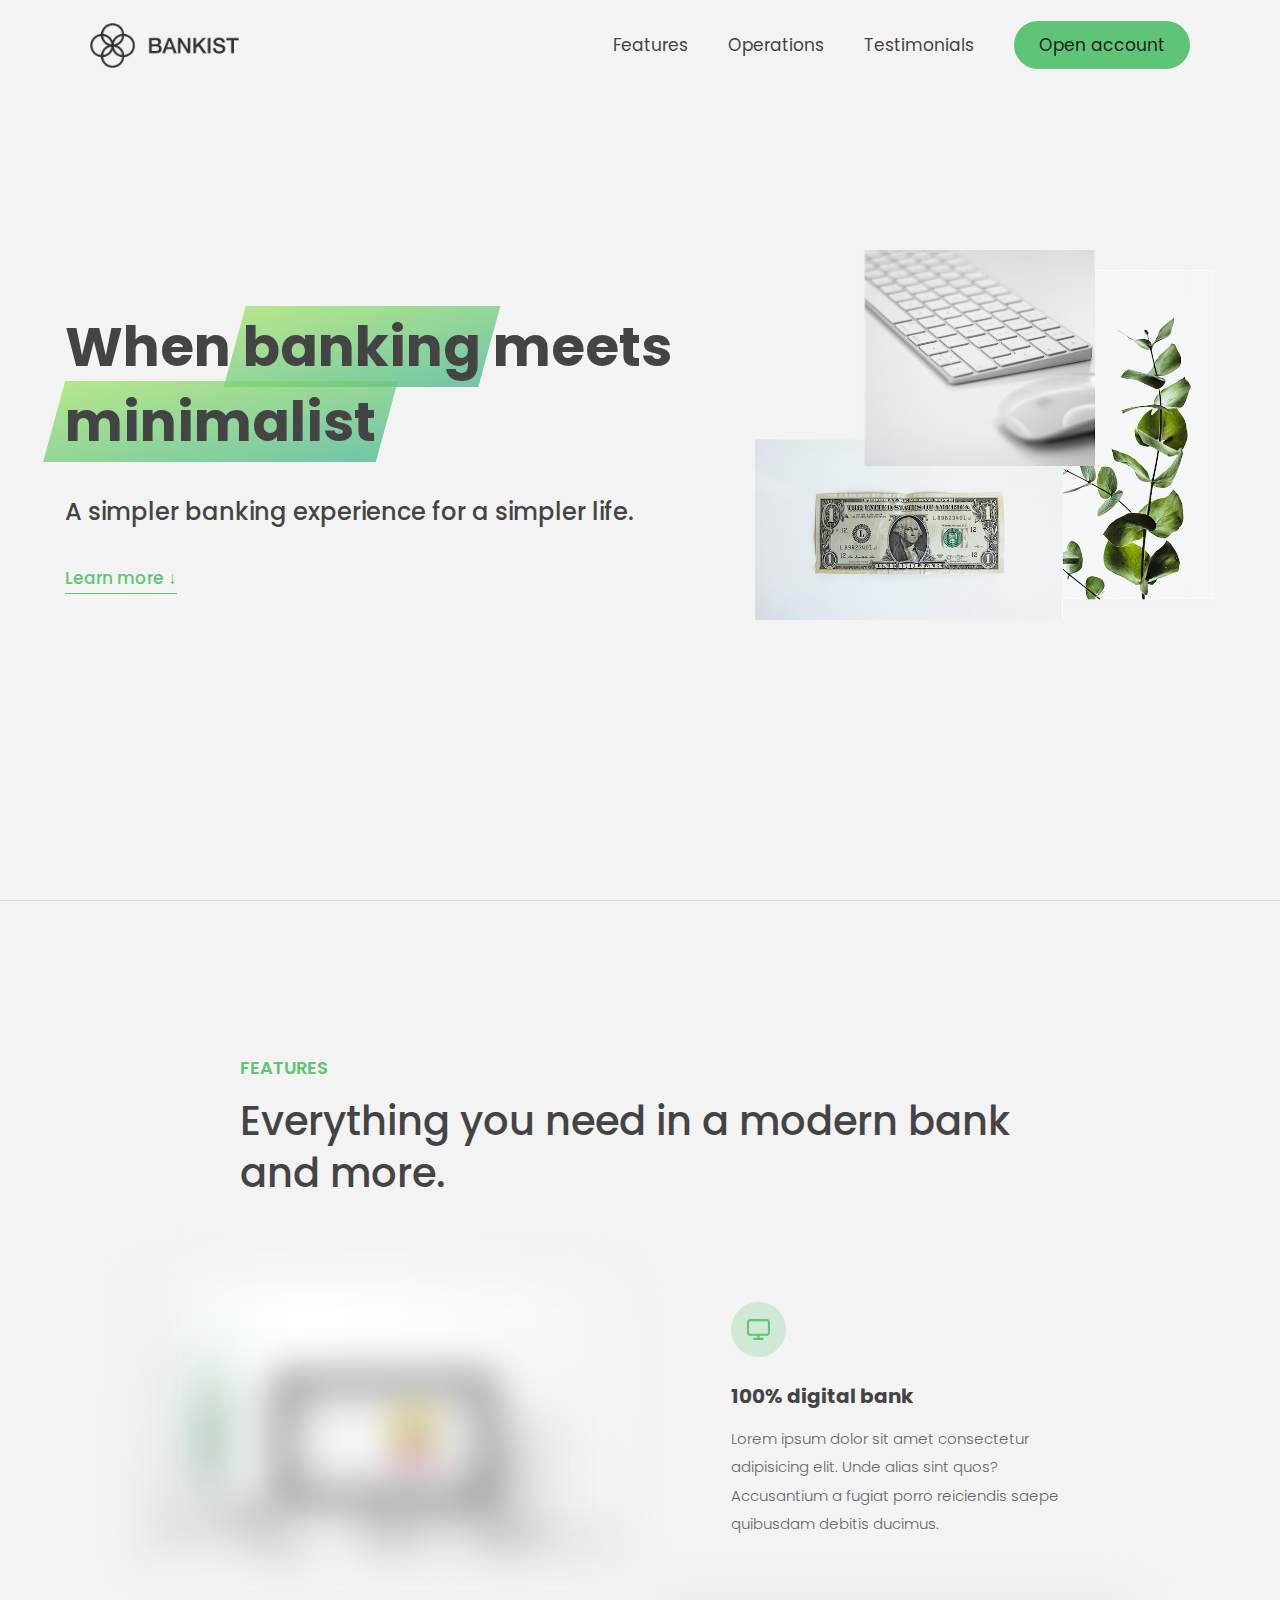
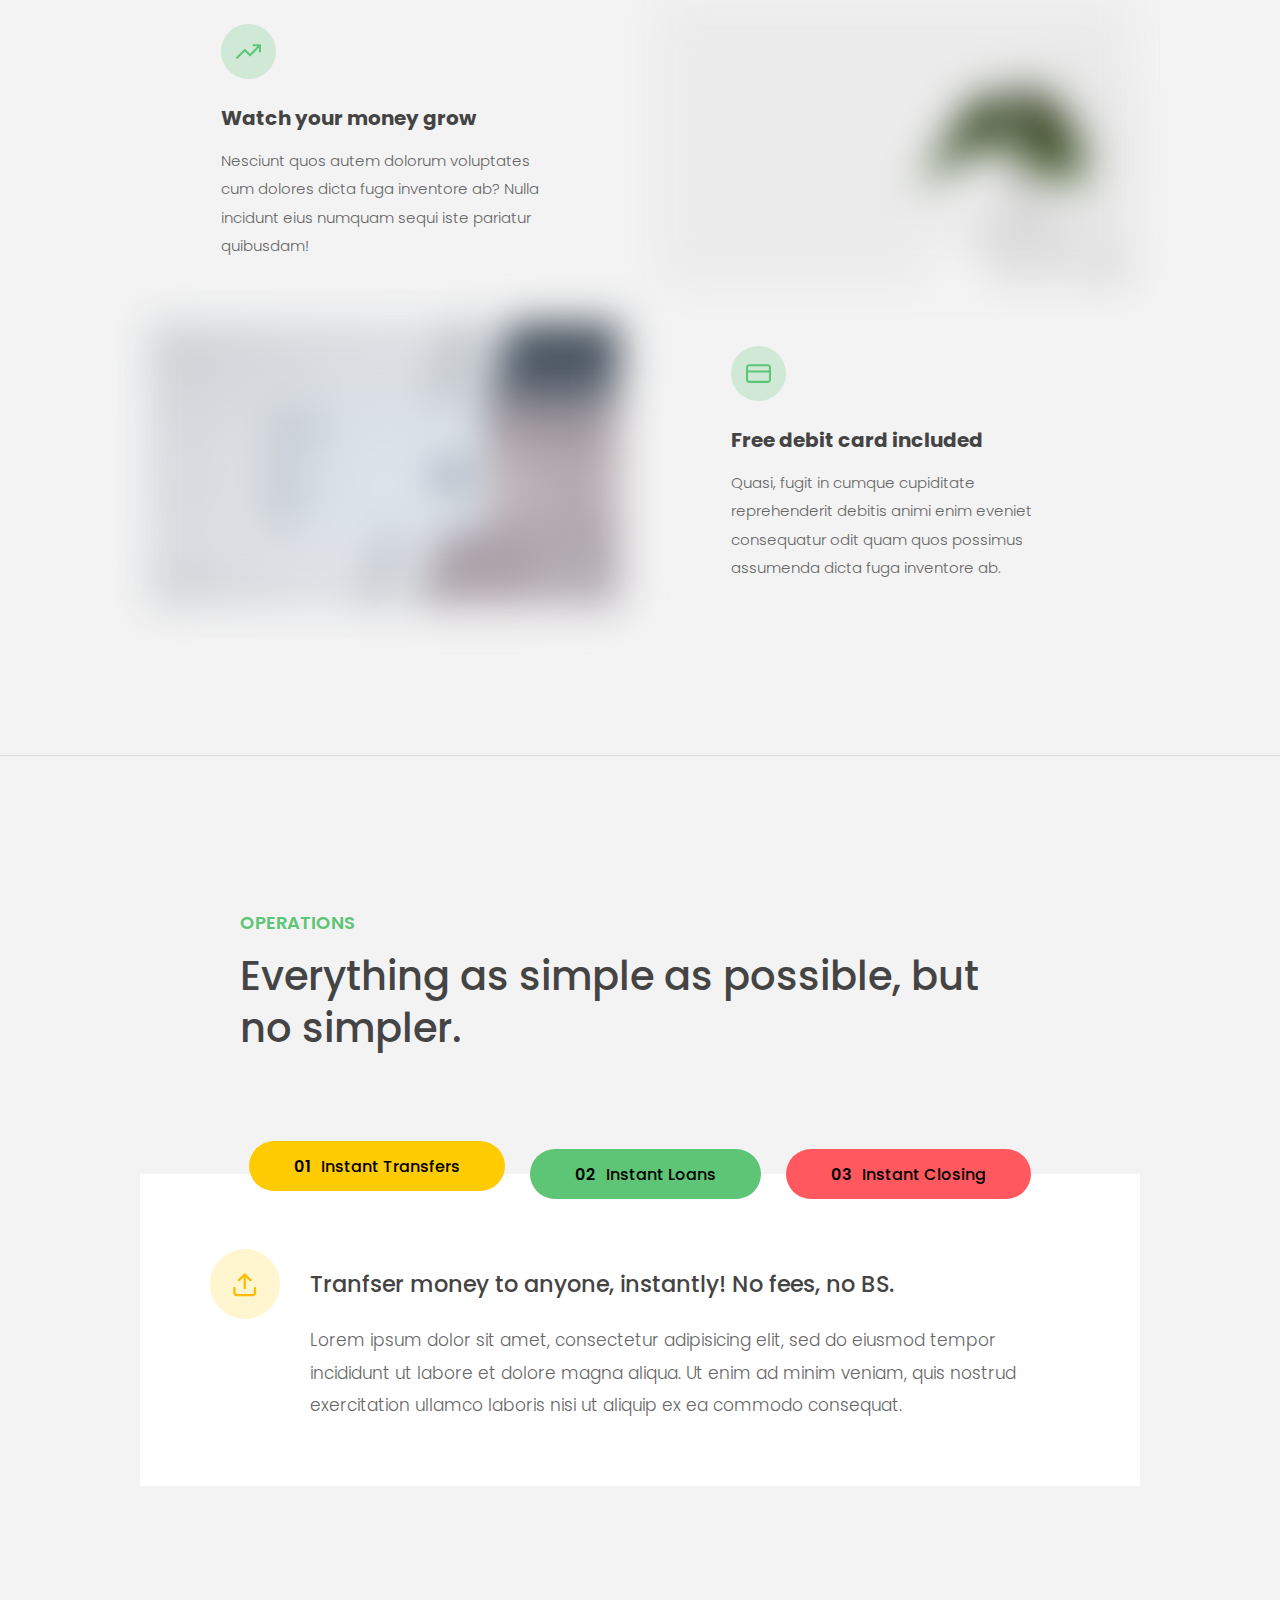
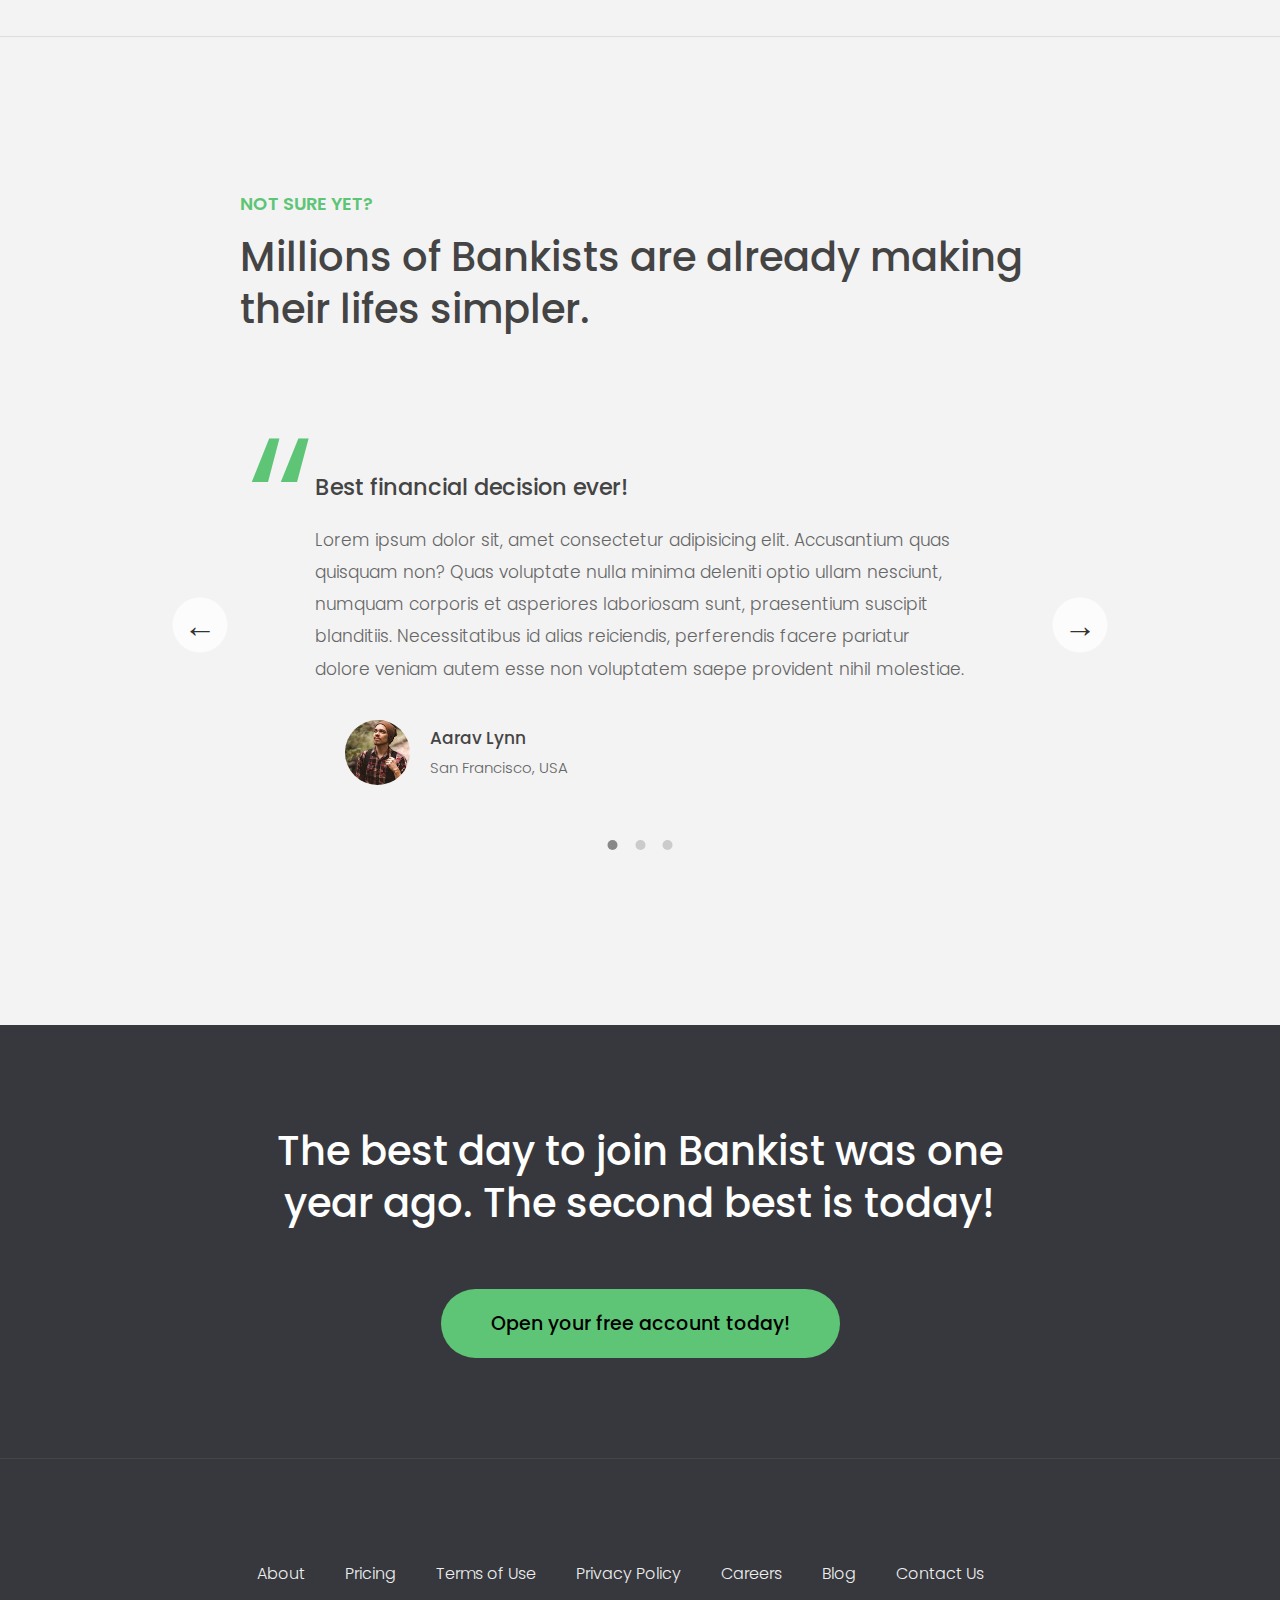
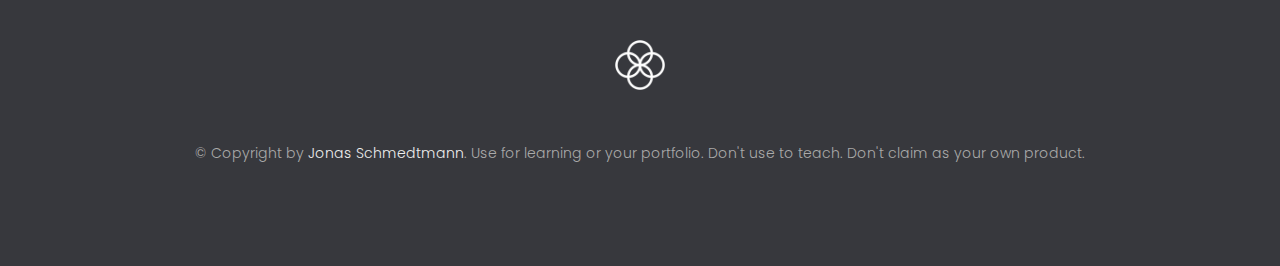
<file: index.html>
<!DOCTYPE html>
<html lang="en">
  <head>
    <meta charset="UTF-8" />
    <meta name="viewport" content="width=device-width, initial-scale=1.0" />
    <meta http-equiv="X-UA-Compatible" content="ie=edge" />
    <link rel="shortcut icon" type="image/png" href="img/icon.png" />

    <link
      href="https://fonts.googleapis.com/css?family=Poppins:300,400,500,600&display=swap"
      rel="stylesheet"
    />
    <link rel="stylesheet" href="style.css" />
    <title>Bankist | When Banking meets Minimalist</title>
    <script defer src="script.js"></script>
  </head>
  <body>
    <header class="header">
      <nav class="nav">
        <img
          src="img/logo.png"
          alt="Bankist logo"
          class="nav__logo"
          id="logo"
          designer="Oluwatobi"
          data-version-number="3.0"
        />
        <ul class="nav__links">
          <li class="nav__item">
            <a class="nav__link" href="#section--1">Features</a>
          </li>
          <li class="nav__item">
            <a class="nav__link" href="#section--2">Operations</a>
          </li>
          <li class="nav__item">
            <a class="nav__link" href="#section--3">Testimonials</a>
          </li>
          <li class="nav__item">
            <a class="nav__link nav__link--btn btn--show-modal" href="#"
              >Open account</a
            >
          </li>
        </ul>
      </nav>

      <div class="header__title">
        <h1>
          When
          <!-- Green highlight effect -->
          <span class="highlight">banking</span>
          meets<br />
          <span class="highlight">minimalist</span>
        </h1>
        <h4>A simpler banking experience for a simpler life.</h4>
        <button class="btn--text btn--scroll-to">Learn more &DownArrow;</button>
        <img
          src="img/hero.png"
          class="header__img"
          alt="Minimalist bank items"
        />
      </div>
    </header>

    <section class="section" id="section--1">
      <div class="section__title">
        <h2 class="section__description">Features</h2>
        <h3 class="section__header">
          Everything you need in a modern bank and more.
        </h3>
      </div>

      <div class="features">
        <img
          src="img/digital-lazy.jpg"
          data-src="img/digital.jpg"
          alt="Computer"
          class="features__img lazy-img"
        />
        <div class="features__feature">
          <div class="features__icon">
            <svg>
              <use xlink:href="img/icons.svg#icon-monitor"></use>
            </svg>
          </div>
          <h5 class="features__header">100% digital bank</h5>
          <p>
            Lorem ipsum dolor sit amet consectetur adipisicing elit. Unde alias
            sint quos? Accusantium a fugiat porro reiciendis saepe quibusdam
            debitis ducimus.
          </p>
        </div>

        <div class="features__feature">
          <div class="features__icon">
            <svg>
              <use xlink:href="img/icons.svg#icon-trending-up"></use>
            </svg>
          </div>
          <h5 class="features__header">Watch your money grow</h5>
          <p>
            Nesciunt quos autem dolorum voluptates cum dolores dicta fuga
            inventore ab? Nulla incidunt eius numquam sequi iste pariatur
            quibusdam!
          </p>
        </div>
        <img
          src="img/grow-lazy.jpg"
          data-src="img/grow.jpg"
          alt="Plant"
          class="features__img lazy-img"
        />

        <img
          src="img/card-lazy.jpg"
          data-src="img/card.jpg"
          alt="Credit card"
          class="features__img lazy-img"
        />
        <div class="features__feature">
          <div class="features__icon">
            <svg>
              <use xlink:href="img/icons.svg#icon-credit-card"></use>
            </svg>
          </div>
          <h5 class="features__header">Free debit card included</h5>
          <p>
            Quasi, fugit in cumque cupiditate reprehenderit debitis animi enim
            eveniet consequatur odit quam quos possimus assumenda dicta fuga
            inventore ab.
          </p>
        </div>
      </div>
    </section>

    <section class="section" id="section--2">
      <div class="section__title">
        <h2 class="section__description">Operations</h2>
        <h3 class="section__header">
          Everything as simple as possible, but no simpler.
        </h3>
      </div>

      <div class="operations">
        <div class="operations__tab-container">
          <button
            class="btn operations__tab operations__tab--1 operations__tab--active"
            data-tab="1"
          >
            <span>01</span>Instant Transfers
          </button>
          <button class="btn operations__tab operations__tab--2" data-tab="2">
            <span>02</span>Instant Loans
          </button>
          <button class="btn operations__tab operations__tab--3" data-tab="3">
            <span>03</span>Instant Closing
          </button>
        </div>
        <div
          class="operations__content operations__content--1 operations__content--active"
        >
          <div class="operations__icon operations__icon--1">
            <svg>
              <use xlink:href="img/icons.svg#icon-upload"></use>
            </svg>
          </div>
          <h5 class="operations__header">
            Tranfser money to anyone, instantly! No fees, no BS.
          </h5>
          <p>
            Lorem ipsum dolor sit amet, consectetur adipisicing elit, sed do
            eiusmod tempor incididunt ut labore et dolore magna aliqua. Ut enim
            ad minim veniam, quis nostrud exercitation ullamco laboris nisi ut
            aliquip ex ea commodo consequat.
          </p>
        </div>

        <div class="operations__content operations__content--2">
          <div class="operations__icon operations__icon--2">
            <svg>
              <use xlink:href="img/icons.svg#icon-home"></use>
            </svg>
          </div>
          <h5 class="operations__header">
            Buy a home or make your dreams come true, with instant loans.
          </h5>
          <p>
            Duis aute irure dolor in reprehenderit in voluptate velit esse
            cillum dolore eu fugiat nulla pariatur. Excepteur sint occaecat
            cupidatat non proident, sunt in culpa qui officia deserunt mollit
            anim id est laborum.
          </p>
        </div>
        <div class="operations__content operations__content--3">
          <div class="operations__icon operations__icon--3">
            <svg>
              <use xlink:href="img/icons.svg#icon-user-x"></use>
            </svg>
          </div>
          <h5 class="operations__header">
            No longer need your account? No problem! Close it instantly.
          </h5>
          <p>
            Excepteur sint occaecat cupidatat non proident, sunt in culpa qui
            officia deserunt mollit anim id est laborum. Ut enim ad minim
            veniam, quis nostrud exercitation ullamco laboris nisi ut aliquip ex
            ea commodo consequat.
          </p>
        </div>
      </div>
    </section>

    <section class="section" id="section--3">
      <div class="section__title section__title--testimonials">
        <h2 class="section__description">Not sure yet?</h2>
        <h3 class="section__header">
          Millions of Bankists are already making their lifes simpler.
        </h3>
      </div>

      <div class="slider">
        <div class="slide slide--1">
          <div class="testimonial">
            <h5 class="testimonial__header">Best financial decision ever!</h5>
            <blockquote class="testimonial__text">
              Lorem ipsum dolor sit, amet consectetur adipisicing elit.
              Accusantium quas quisquam non? Quas voluptate nulla minima
              deleniti optio ullam nesciunt, numquam corporis et asperiores
              laboriosam sunt, praesentium suscipit blanditiis. Necessitatibus
              id alias reiciendis, perferendis facere pariatur dolore veniam
              autem esse non voluptatem saepe provident nihil molestiae.
            </blockquote>
            <address class="testimonial__author">
              <img src="img/user-1.jpg" alt="" class="testimonial__photo" />
              <h6 class="testimonial__name">Aarav Lynn</h6>
              <p class="testimonial__location">San Francisco, USA</p>
            </address>
          </div>
        </div>

        <div class="slide slide--2">
          <div class="testimonial">
            <h5 class="testimonial__header">
              The last step to becoming a complete minimalist
            </h5>
            <blockquote class="testimonial__text">
              Quisquam itaque deserunt ullam, quia ea repellendus provident,
              ducimus neque ipsam modi voluptatibus doloremque, corrupti
              laborum. Incidunt numquam perferendis veritatis neque repellendus.
              Lorem, ipsum dolor sit amet consectetur adipisicing elit. Illo
              deserunt exercitationem deleniti.
            </blockquote>
            <address class="testimonial__author">
              <img src="img/user-2.jpg" alt="" class="testimonial__photo" />
              <h6 class="testimonial__name">Miyah Miles</h6>
              <p class="testimonial__location">London, UK</p>
            </address>
          </div>
        </div>

        <div class="slide slide--3">
          <div class="testimonial">
            <h5 class="testimonial__header">
              Finally free from old-school banks
            </h5>
            <blockquote class="testimonial__text">
              Debitis, nihil sit minus suscipit magni aperiam vel tenetur
              incidunt commodi architecto numquam omnis nulla autem,
              necessitatibus blanditiis modi similique quidem. Odio aliquam
              culpa dicta beatae quod maiores ipsa minus consequatur error sunt,
              deleniti saepe aliquid quos inventore sequi. Necessitatibus id
              alias reiciendis, perferendis facere.
            </blockquote>
            <address class="testimonial__author">
              <img src="img/user-3.jpg" alt="" class="testimonial__photo" />
              <h6 class="testimonial__name">Francisco Gomes</h6>
              <p class="testimonial__location">Lisbon, Portugal</p>
            </address>
          </div>
        </div>

        <!-- <div class="slide"><img src="img/img-1.jpg" alt="Photo 1" /></div>
        <div class="slide"><img src="img/img-2.jpg" alt="Photo 2" /></div>
        <div class="slide"><img src="img/img-3.jpg" alt="Photo 3" /></div>
        <div class="slide"><img src="img/img-4.jpg" alt="Photo 4" /></div> -->
        <button class="slider__btn slider__btn--left">&larr;</button>
        <button class="slider__btn slider__btn--right">&rarr;</button>
        <div class="dots"></div>
      </div>
    </section>

    <section class="section section--sign-up">
      <div class="section__title">
        <h3 class="section__header">
          The best day to join Bankist was one year ago. The second best is
          today!
        </h3>
      </div>
      <button class="btn btn--show-modal">Open your free account today!</button>
    </section>

    <footer class="footer">
      <ul class="footer__nav">
        <li class="footer__item">
          <a class="footer__link" href="#">About</a>
        </li>
        <li class="footer__item">
          <a class="footer__link" href="#">Pricing</a>
        </li>
        <li class="footer__item">
          <a class="footer__link" href="#">Terms of Use</a>
        </li>
        <li class="footer__item">
          <a class="footer__link" href="#">Privacy Policy</a>
        </li>
        <li class="footer__item">
          <a class="footer__link" href="#">Careers</a>
        </li>
        <li class="footer__item">
          <a class="footer__link" href="#">Blog</a>
        </li>
        <li class="footer__item">
          <a class="footer__link" href="#">Contact Us</a>
        </li>
      </ul>
      <img src="img/icon.png" alt="Logo" class="footer__logo" />
      <p class="footer__copyright">
        &copy; Copyright by
        <a
          class="footer__link twitter-link"
          target="_blank"
          href="https://twitter.com/jonasschmedtman"
          >Jonas Schmedtmann</a
        >. Use for learning or your portfolio. Don't use to teach. Don't claim
        as your own product.
      </p>
    </footer>

    <div class="modal hidden">
      <button class="btn--close-modal">&times;</button>
      <h2 class="modal__header">
        Open your bank account <br />
        in just <span class="highlight">5 minutes</span>
      </h2>
      <form class="modal__form">
        <label>First Name</label>
        <input type="text" />
        <label>Last Name</label>
        <input type="text" />
        <label>Email Address</label>
        <input type="email" />
        <button class="btn">Next step &rarr;</button>
      </form>
    </div>
    <div class="overlay hidden"></div>

    <!-- <script src="script.js"></script> -->
  </body>
</html>
</file>
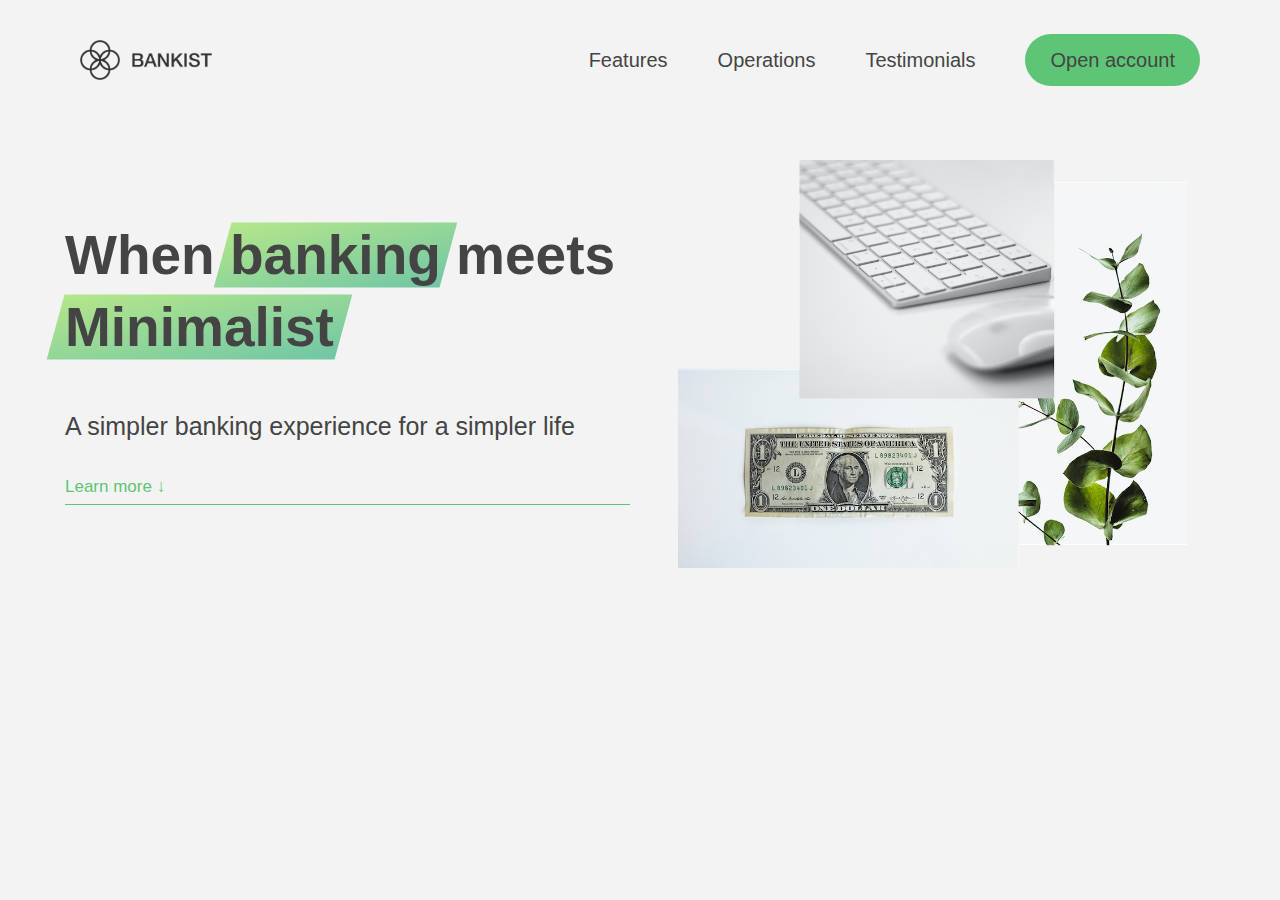
<file: index2.html>
<!DOCTYPE html>
<html lang="en">
  <head>
    <meta charset="UTF-8" />
    <meta http-equiv="X-UA-Compatible" content="IE=edge" />
    <meta name="viewport" content="width=device-width, initial-scale=1.0" />
    <title>Bankist | When banking meets minimalist</title>
    <link rel="stylesheet" href="style2.css" />
  </head>
  <body>
    <header class="header">
      <nav class="nav">
        <img src="img/logo.png" alt="App Icon" class="bankist-logo" />

        <ul class="nav-link-body">
          <li><a class="nav-link" href="">Features</a></li>
          <li><a class="nav-link" href="">Operations</a></li>
          <li><a class="nav-link" href="">Testimonials</a></li>
          <li><a class="nav-link nav-main" href="">Open account</a></li>
        </ul>
      </nav>
    </header>
    <main>
      <section class="section hero-section">
        <div class="hero-text">
          <h1 class="hero-big-text">
            When <span class="highlight">banking</span> meets<br />
            <span class="highlight">Minimalist</span>
          </h1>
          <p class="hero-paragraph">
            A simpler banking experience for a simpler life
          </p>
          <a href="" class="hero-link">Learn more &darr;</a>
        </div>
        <div class="div-hero-img">
          <img src="img/hero.png" alt="Bankist hero picture" class="hero-img" />
        </div>
      </section>
    </main>
    <footer></footer>
  </body>
</html>
</file>
<file: style.css>
/* The page is NOT responsive. You can implement responsiveness yourself if you wanna have some fun 😃 */

:root {
  --color-primary: #5ec576;
  --color-secondary: #ffcb03;
  --color-tertiary: #ff585f;
  --color-primary-darker: #4bbb7d;
  --color-secondary-darker: #ffbb00;
  --color-tertiary-darker: #fd424b;
  --color-primary-opacity: #5ec5763a;
  --color-secondary-opacity: #ffcd0331;
  --color-tertiary-opacity: #ff58602d;
  --gradient-primary: linear-gradient(to top left, #39b385, #9be15d);
  --gradient-secondary: linear-gradient(to top left, #ffb003, #ffcb03);
}

* {
  margin: 0;
  padding: 0;
  box-sizing: inherit;
}

html {
  font-size: 62.5%;
  box-sizing: border-box;
}

body {
  font-family: 'Poppins', sans-serif;
  font-weight: 300;
  color: #444;
  line-height: 1.9;
  background-color: #f3f3f3;
}

/* GENERAL ELEMENTS */
.section {
  padding: 15rem 3rem;
  border-top: 1px solid #ddd;

  transition: transform 1s, opacity 1s;
}

.section--hidden {
  opacity: 0;
  transform: translateY(8rem);
}

.section__title {
  max-width: 80rem;
  margin: 0 auto 8rem auto;
}

.section__description {
  font-size: 1.8rem;
  font-weight: 600;
  text-transform: uppercase;
  color: var(--color-primary);
  margin-bottom: 1rem;
}

.section__header {
  font-size: 4rem;
  line-height: 1.3;
  font-weight: 500;
}

.btn {
  display: inline-block;
  background-color: var(--color-primary);
  font-size: 1.6rem;
  font-family: inherit;
  font-weight: 500;
  border: none;
  padding: 1.25rem 4.5rem;
  border-radius: 10rem;
  cursor: pointer;
  transition: all 0.3s;
}

.btn:hover {
  background-color: var(--color-primary-darker);
}

.btn--text {
  display: inline-block;
  background: none;
  font-size: 1.7rem;
  font-family: inherit;
  font-weight: 500;
  color: var(--color-primary);
  border: none;
  border-bottom: 1px solid currentColor;
  padding-bottom: 2px;
  cursor: pointer;
  transition: all 0.3s;
}

p {
  color: #666;
}

/* This is BAD for accessibility! Don't do in the real world! */
button:focus {
  outline: none;
}

img {
  transition: filter 0.5s;
}

.lazy-img {
  filter: blur(20px);
}

/* NAVIGATION */
.nav {
  display: flex;
  justify-content: space-between;
  align-items: center;
  height: 9rem;
  width: 100%;
  padding: 0 6rem;
  z-index: 100;
}

/* nav and stickly class at the same time */
.nav.sticky {
  position: fixed;
  background-color: rgba(255, 255, 255, 0.95);
}

.nav__logo {
  height: 4.5rem;
  transition: all 0.3s;
}

.nav__links {
  display: flex;
  align-items: center;
  list-style: none;
}

.nav__item {
  margin-left: 4rem;
}

.nav__link:link,
.nav__link:visited {
  font-size: 1.7rem;
  font-weight: 400;
  color: inherit;
  text-decoration: none;
  display: block;
  transition: all 0.3s;
}

.nav__link--btn:link,
.nav__link--btn:visited {
  padding: 0.8rem 2.5rem;
  border-radius: 3rem;
  background-color: var(--color-primary);
  color: #222;
}

.nav__link--btn:hover,
.nav__link--btn:active {
  color: inherit;
  background-color: var(--color-primary-darker);
  color: #333;
}

/* HEADER */
.header {
  padding: 0 3rem;
  height: 100vh;
  display: flex;
  flex-direction: column;
  align-items: center;
}

.header__title {
  flex: 1;

  max-width: 115rem;
  display: grid;
  grid-template-columns: 3fr 2fr;
  row-gap: 3rem;
  align-content: center;
  justify-content: center;

  align-items: start;
  justify-items: start;
}

h1 {
  font-size: 5.5rem;
  line-height: 1.35;
}

h4 {
  font-size: 2.4rem;
  font-weight: 500;
}

.header__img {
  width: 100%;
  grid-column: 2 / 3;
  grid-row: 1 / span 4;
  transform: translateY(-6rem);
}

.highlight {
  position: relative;
}

.highlight::after {
  display: block;
  content: '';
  position: absolute;
  bottom: 0;
  left: 0;
  height: 100%;
  width: 100%;
  z-index: -1;
  opacity: 0.7;
  transform: scale(1.07, 1.05) skewX(-15deg);
  background-image: var(--gradient-primary);
}

/* FEATURES */
.features {
  display: grid;
  grid-template-columns: 1fr 1fr;
  gap: 4rem;
  margin: 0 12rem;
}

.features__img {
  width: 100%;
}

.features__feature {
  align-self: center;
  justify-self: center;
  width: 70%;
  font-size: 1.5rem;
}

.features__icon {
  display: flex;
  align-items: center;
  justify-content: center;
  background-color: var(--color-primary-opacity);
  height: 5.5rem;
  width: 5.5rem;
  border-radius: 50%;
  margin-bottom: 2rem;
}

.features__icon svg {
  height: 2.5rem;
  width: 2.5rem;
  fill: var(--color-primary);
}

.features__header {
  font-size: 2rem;
  margin-bottom: 1rem;
}

/* OPERATIONS */
.operations {
  max-width: 100rem;
  margin: 12rem auto 0 auto;

  background-color: #fff;
}

.operations__tab-container {
  display: flex;
  justify-content: center;
}

.operations__tab {
  margin-right: 2.5rem;
  transform: translateY(-50%);
}

.operations__tab span {
  margin-right: 1rem;
  font-weight: 600;
  display: inline-block;
}

.operations__tab--1 {
  background-color: var(--color-secondary);
}

.operations__tab--1:hover {
  background-color: var(--color-secondary-darker);
}

.operations__tab--3 {
  background-color: var(--color-tertiary);
  margin: 0;
}

.operations__tab--3:hover {
  background-color: var(--color-tertiary-darker);
}

.operations__tab--active {
  transform: translateY(-66%);
}

.operations__content {
  display: none;

  /* JUST PRESENTATIONAL */
  font-size: 1.7rem;
  padding: 2.5rem 7rem 6.5rem 7rem;
}

.operations__content--active {
  display: grid;
  grid-template-columns: 7rem 1fr;
  column-gap: 3rem;
  row-gap: 0.5rem;
}

.operations__header {
  font-size: 2.25rem;
  font-weight: 500;
  align-self: center;
}

.operations__icon {
  display: flex;
  align-items: center;
  justify-content: center;
  height: 7rem;
  width: 7rem;
  border-radius: 50%;
}

.operations__icon svg {
  height: 2.75rem;
  width: 2.75rem;
}

.operations__content p {
  grid-column: 2;
}

.operations__icon--1 {
  background-color: var(--color-secondary-opacity);
}
.operations__icon--2 {
  background-color: var(--color-primary-opacity);
}
.operations__icon--3 {
  background-color: var(--color-tertiary-opacity);
}
.operations__icon--1 svg {
  fill: var(--color-secondary-darker);
}
.operations__icon--2 svg {
  fill: var(--color-primary);
}
.operations__icon--3 svg {
  fill: var(--color-tertiary);
}

/* SLIDER */
.slider {
  max-width: 100rem;
  height: 50rem;
  margin: 0 auto;
  position: relative;
  /* transform: scale((0.5)); */

  /* IN THE END */
  overflow: hidden;
}

.slide {
  position: absolute;
  top: 0;
  width: 100%;
  height: 50rem;

  display: flex;
  align-items: center;
  justify-content: center;

  /* THIS creates the animation! */
  transition: transform 1s;
}

.slide > img {
  /* Only for images that have different size than slide */
  width: 100%;
  height: 100%;
  object-fit: cover;
}

.slider__btn {
  position: absolute;
  top: 50%;
  z-index: 10;

  border: none;
  background: rgba(255, 255, 255, 0.7);
  font-family: inherit;
  color: #333;
  border-radius: 50%;
  height: 5.5rem;
  width: 5.5rem;
  font-size: 3.25rem;
  cursor: pointer;
}

.slider__btn--left {
  left: 6%;
  transform: translate(-50%, -50%);
}

.slider__btn--right {
  right: 6%;
  transform: translate(50%, -50%);
}

.dots {
  position: absolute;
  bottom: 5%;
  left: 50%;
  transform: translateX(-50%);
  display: flex;
}

.dots__dot {
  border: none;
  background-color: #b9b9b9;
  opacity: 0.7;
  height: 1rem;
  width: 1rem;
  border-radius: 50%;
  margin-right: 1.75rem;
  cursor: pointer;
  transition: all 0.5s;

  /* Only necessary when overlying images */
  /* box-shadow: 0 0.6rem 1.5rem rgba(0, 0, 0, 0.7); */
}

.dots__dot:last-child {
  margin: 0;
}

.dots__dot--active {
  /* background-color: #fff;  */
  background-color: #888;
  opacity: 1;
}

/* TESTIMONIALS */
.testimonial {
  width: 65%;
  position: relative;
}

.testimonial::before {
  content: '\201C';
  position: absolute;
  top: -5.7rem;
  left: -6.8rem;
  line-height: 1;
  font-size: 20rem;
  font-family: inherit;
  color: var(--color-primary);
  z-index: -1;
}

.testimonial__header {
  font-size: 2.25rem;
  font-weight: 500;
  margin-bottom: 1.5rem;
}

.testimonial__text {
  font-size: 1.7rem;
  margin-bottom: 3.5rem;
  color: #666;
}

.testimonial__author {
  margin-left: 3rem;
  font-style: normal;

  display: grid;
  grid-template-columns: 6.5rem 1fr;
  column-gap: 2rem;
}

.testimonial__photo {
  grid-row: 1 / span 2;
  width: 6.5rem;
  border-radius: 50%;
}

.testimonial__name {
  font-size: 1.7rem;
  font-weight: 500;
  align-self: end;
  margin: 0;
}

.testimonial__location {
  font-size: 1.5rem;
}

.section__title--testimonials {
  margin-bottom: 4rem;
}

/* SIGNUP */
.section--sign-up {
  background-color: #37383d;
  border-top: none;
  border-bottom: 1px solid #444;
  text-align: center;
  padding: 10rem 3rem;
}

.section--sign-up .section__header {
  color: #fff;
  text-align: center;
}

.section--sign-up .section__title {
  margin-bottom: 6rem;
}

.section--sign-up .btn {
  font-size: 1.9rem;
  padding: 2rem 5rem;
}

/* FOOTER */
.footer {
  padding: 10rem 3rem;
  background-color: #37383d;
}

.footer__nav {
  list-style: none;
  display: flex;
  justify-content: center;
  margin-bottom: 5rem;
}

.footer__item {
  margin-right: 4rem;
}

.footer__link {
  font-size: 1.6rem;
  color: #eee;
  text-decoration: none;
}

.footer__logo {
  height: 5rem;
  display: block;
  margin: 0 auto;
  margin-bottom: 5rem;
}

.footer__copyright {
  font-size: 1.4rem;
  color: #aaa;
  text-align: center;
}

.footer__copyright .footer__link {
  font-size: 1.4rem;
}

/* MODAL WINDOW */
.modal {
  position: fixed;
  top: 50%;
  left: 50%;
  transform: translate(-50%, -50%);
  max-width: 60rem;
  background-color: #f3f3f3;
  padding: 5rem 6rem;
  box-shadow: 0 4rem 6rem rgba(0, 0, 0, 0.3);
  z-index: 1000;
  transition: all 0.5s;
}

.overlay {
  position: fixed;
  top: 0;
  left: 0;
  width: 100%;
  height: 100%;
  background-color: rgba(0, 0, 0, 0.5);
  backdrop-filter: blur(4px);
  z-index: 100;
  transition: all 0.5s;
}

.modal__header {
  font-size: 3.25rem;
  margin-bottom: 4.5rem;
  line-height: 1.5;
}

.modal__form {
  margin: 0 3rem;
  display: grid;
  grid-template-columns: 1fr 2fr;
  align-items: center;
  gap: 2.5rem;
}

.modal__form label {
  font-size: 1.7rem;
  font-weight: 500;
}

.modal__form input {
  font-size: 1.7rem;
  padding: 1rem 1.5rem;
  border: 1px solid #ddd;
  border-radius: 0.5rem;
}

.modal__form button {
  grid-column: 1 / span 2;
  justify-self: center;
  margin-top: 1rem;
}

.btn--close-modal {
  font-family: inherit;
  color: inherit;
  position: absolute;
  top: 0.5rem;
  right: 2rem;
  font-size: 4rem;
  cursor: pointer;
  border: none;
  background: none;
}

.hidden {
  visibility: hidden;
  opacity: 0;
}

/* COOKIE MESSAGE */
.cookie-message {
  display: flex;
  align-items: center;
  justify-content: space-evenly;
  width: 100%;
  background-color: white;
  color: #bbb;
  font-size: 1.5rem;
  font-weight: 400;
}
</file>
<file: style2.css>
:root {
  --color-primary: #5ec576;
  --color-secondary: #ffcb03;
  --color-tertiary: #ff585f;
  --color-primary-darker: #4bbb7d;
  --color-secondary-darker: #ffbb00;
  --color-tertiary-darker: #fd424b;
  --color-primary-opacity: #5ec5763a;
  --color-secondary-opacity: #ffcd0331;
  --color-tertiary-opacity: #ff58602d;
  --gradient-primary: linear-gradient(to top left, #39b385, #9be15d);
  --gradient-secondary: linear-gradient(to top left, #ffb003, #ffcb03);
}

* {
  margin: 0;
  padding: 0;
  box-sizing: inherit;
}

html {
  font-size: 62.5%;
  box-sizing: border-box;
}
body {
  font-family: 'Poppins', sans-serif;
  font-weight: 300;
  color: #444;
  line-height: 1.9;
  background-color: #f3f3f3;
}

.header {
  padding: 4rem 8rem;
}
.nav {
  display: flex;
  flex-direction: row;
  justify-content: space-between;
  align-items: center;
}
.bankist-logo {
  height: 4rem;
}
.nav-link-body {
  display: flex;
  flex-direction: row;
  gap: 5rem;
  list-style: none;
  text-decoration: none;
}
.nav-link {
  font-size: 2rem;
  text-decoration: none;
  color: inherit;
}
.nav-main:link,
.nav-main:visited {
  background-color: var(--color-primary);
  padding: 1.5rem 2.5rem;
  border-radius: 3rem;
}
.nav-main:hover,
.nav-main:active {
  background-color: var(--color-primary-darker);
}

.hero-section {
  margin: 2rem auto;
  padding: 2rem 0;
  max-width: 115rem;
  display: grid;
  grid-template-columns: 2.5fr 2.5fr;
  gap: 2rem;
}

.hero-text {
  display: flex;
  flex-direction: column;
  padding: 4rem 0;
  gap: 2rem;
}
.hero-big-text {
  padding: 2rem 0;
  font-size: 5.5rem;
  line-height: 1.3;
}
.highlight {
  position: relative;
}
.highlight::after {
  display: block;
  bottom: 0;
  left: 0;
  height: 100%;
  width: 100%;
  content: '';
  position: absolute;
  z-index: -1;
  opacity: 0.7;
  transform: scale(1.07, 1.05) skewX(-15deg);
  background-image: var(--gradient-primary);
}
.hero-paragraph {
  font-size: 2.5rem;
  font-weight: 500;
}
.hero-link:link,
.hero-link:visited {
  display: inline;
  font-size: 1.7rem;
  color: var(--color-primary);
  text-decoration: none;
  padding-bottom: 0.1rem;
  border-bottom: 1px solid var(--color-primary);
}
.hero-link:hover,
.hero-link:active {
  color: var(--color-primary-darker);
}
.div-hero-img {
  display: flex;
  justify-content: center;
  align-items: center;
}
.hero-img {
  width: 90%;
}
</file>
